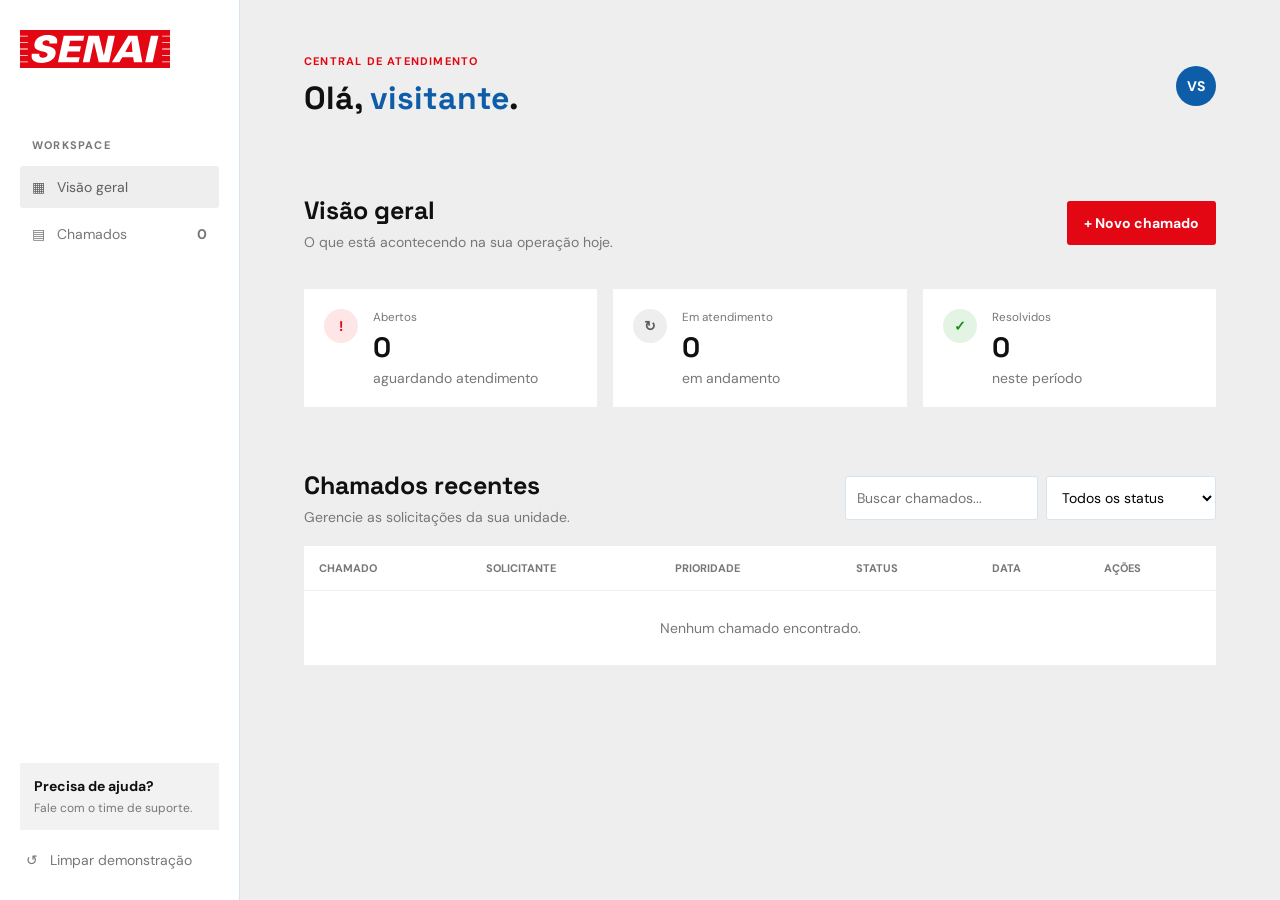
<file: index.html>
<!DOCTYPE html>
<html lang="pt-BR">
<head>
  <meta charset="UTF-8">
  <meta http-equiv="refresh" content="0; url=docs/">
  <meta name="viewport" content="width=device-width, initial-scale=1">
  <title>Suporte SENAI-SP</title>
</head>
<body>
  <p>Redirecionando para o portal de suporte...</p>
  <script>window.location.replace('docs/');</script>
</body>
</html>
</file>
<file: docs/css/site.css>
@import url('https://fonts.googleapis.com/css2?family=DM+Sans:wght@400;500;600;700&family=Space+Grotesk:wght@500;600;700&display=swap');
:root { --red:#e30613; --blue:#0e5da9; --muted:#777; --line:#d6e4f0; --paper:#eee; --green:#149414; }
* { box-sizing:border-box; } body { min-width:320px; margin:0; background:var(--paper); color:#101010; font:14px 'DM Sans',sans-serif; } h1,h2,p { margin:0; } h1,h2 { font-family:'Space Grotesk',sans-serif; } button,input,select,textarea { font:inherit; } button { cursor:pointer; }
.app-shell { min-height:100vh; display:grid; grid-template-columns:240px 1fr; } .sidebar { position:sticky; top:0; height:100vh; padding:30px 20px; display:flex; flex-direction:column; background:#fff; border-right:1px solid var(--line); } .brand { display:flex; flex-direction:column; color:var(--blue); text-decoration:none; font:700 25px/.85 'Space Grotesk',sans-serif; } .brand span { margin-top:7px; color:var(--red); font:700 9px 'DM Sans',sans-serif; letter-spacing:2px; }
.workspace-label,.eyebrow { color:var(--red); font-size:11px; font-weight:700; letter-spacing:1.2px; text-transform:uppercase; } .workspace-label { margin:70px 12px 14px; color:var(--muted); } nav { display:grid; gap:5px; } .nav-item { padding:12px; color:var(--muted); text-decoration:none; border-radius:3px; } .nav-item.active { color:#5f5f5f; background:#eee; } .nav-item b { float:right; } .sidebar-bottom { margin-top:auto; } .help-box { display:grid; gap:5px; margin-bottom:20px; padding:14px; background:#f2f2f2; } .help-box span,.metric span,.metric small { color:var(--muted); } .help-box span { font-size:12px; } .logout-button,.delete-button,.close-button { border:0; background:transparent; } .logout-button { color:var(--muted); }
.content { min-width:0; padding:54px clamp(20px,5vw,76px); } .topbar,.welcome-row,.section-heading { display:flex; align-items:center; justify-content:space-between; gap:20px; } .topbar { margin-bottom:76px; } .topbar h1 { margin-top:10px; font-size:32px; } .topbar h1 span { color:var(--blue); } .avatar { display:grid; place-items:center; width:40px; height:40px; color:#fff; background:var(--blue); border-radius:50%; font-weight:700; } .welcome-row h2,.section-heading h2 { font-size:25px; } .welcome-row p,.section-heading p { margin-top:7px; color:var(--muted); }
.primary-button { display:flex; align-items:center; justify-content:space-between; gap:22px; padding:13px 17px; color:#fff; background:var(--red); border:0; border-radius:3px; font-weight:700; } .metrics { display:grid; grid-template-columns:repeat(3,1fr); gap:16px; margin:38px 0 62px; } .metric { display:flex; gap:15px; padding:20px; background:#fff; } .metric-icon { display:grid; place-items:center; width:34px; height:34px; border-radius:50%; font-weight:700; } .metric-icon.red { color:var(--red); background:#fee6e7; } .metric-icon.blue { color:#5f5f5f; background:#eee; } .metric-icon.green { color:var(--green); background:#e4f4e4; } .metric div { display:grid; gap:4px; } .metric strong { font:700 28px 'Space Grotesk',sans-serif; }
.filters { display:flex; gap:8px; } input,select,textarea { min-width:170px; padding:11px; background:#fff; border:1px solid var(--line); border-radius:3px; } .table-wrap { overflow-x:auto; margin-top:20px; background:#fff; } table { width:100%; min-width:700px; border-collapse:collapse; text-align:left; } th,td { padding:15px; border-bottom:1px solid #edf1f4; } th { color:var(--muted); font-size:11px; text-transform:uppercase; } td b,td small { display:block; } td small { margin-top:4px; color:var(--muted); } .badge { padding:5px 8px; border-radius:3px; font-size:12px; } .badge.OPEN { color:var(--red); background:#fee6e7; } .badge.IN_PROGRESS { color:#5f5f5f; background:#eee; } .badge.RESOLVED { color:var(--green); background:#e4f4e4; } .action-select { min-width:0; padding:7px; } .delete-button { color:var(--red); font-size:20px; vertical-align:middle; } .empty-state { padding:28px; text-align:center; color:var(--muted); } [hidden] { display:none !important; }
dialog { width:min(520px,calc(100% - 32px)); padding:0; border:0; border-radius:3px; box-shadow:0 16px 60px #0003; } dialog::backdrop { background:#0008; } dialog form { display:grid; gap:8px; padding:26px; } .dialog-header { display:flex; justify-content:space-between; align-items:center; margin-bottom:12px; } .dialog-header h2 { font-size:23px; } .close-button { font-size:26px; } .form-grid { display:grid; grid-template-columns:1fr 1fr; gap:12px; } .form-grid div { display:grid; gap:8px; } .form-grid input,.form-grid select { min-width:0; width:100%; }
@media (max-width:760px) { .app-shell { display:block; } .sidebar { position:static; height:auto; flex-direction:row; align-items:center; gap:16px; padding:16px 20px; } .sidebar nav,.sidebar-bottom,.workspace-label { display:none; } .brand { font-size:21px; } .content { padding:24px 18px; } .topbar { margin-bottom:30px; } .welcome-row,.section-heading { align-items:flex-start; flex-direction:column; gap:18px; } .filters { width:100%; flex-direction:column; } .filters input,.filters select { width:100%; } .metrics { grid-template-columns:1fr; } }body { min-width: 320px; }
.sidebar { position: sticky; top: 0; height: 100vh; }
.brand img { max-width: 150px; }
.content { min-width: 0; }
.table-wrap { overflow-x: auto; }
.empty-state { padding: 28px; text-align: center; color: var(--muted); }
[hidden] { display: none !important; }
@media (max-width: 760px) {
  .app-shell { display: block; }
  .sidebar { position: static; height: auto; display: flex; align-items: center; gap: 16px; padding: 16px 20px; }
  .sidebar nav, .sidebar-bottom, .workspace-label { display: none; }
  .brand img { width: 110px; }
  .content { padding: 24px 18px; }
  .topbar { margin-bottom: 30px; }
  .welcome-row, .section-heading { align-items: flex-start; flex-direction: column; gap: 18px; }
  .filters { width: 100%; }
  .filters input, .filters select { max-width: none; width: 100%; }
  .metrics { grid-template-columns: 1fr; }
}
</file>
